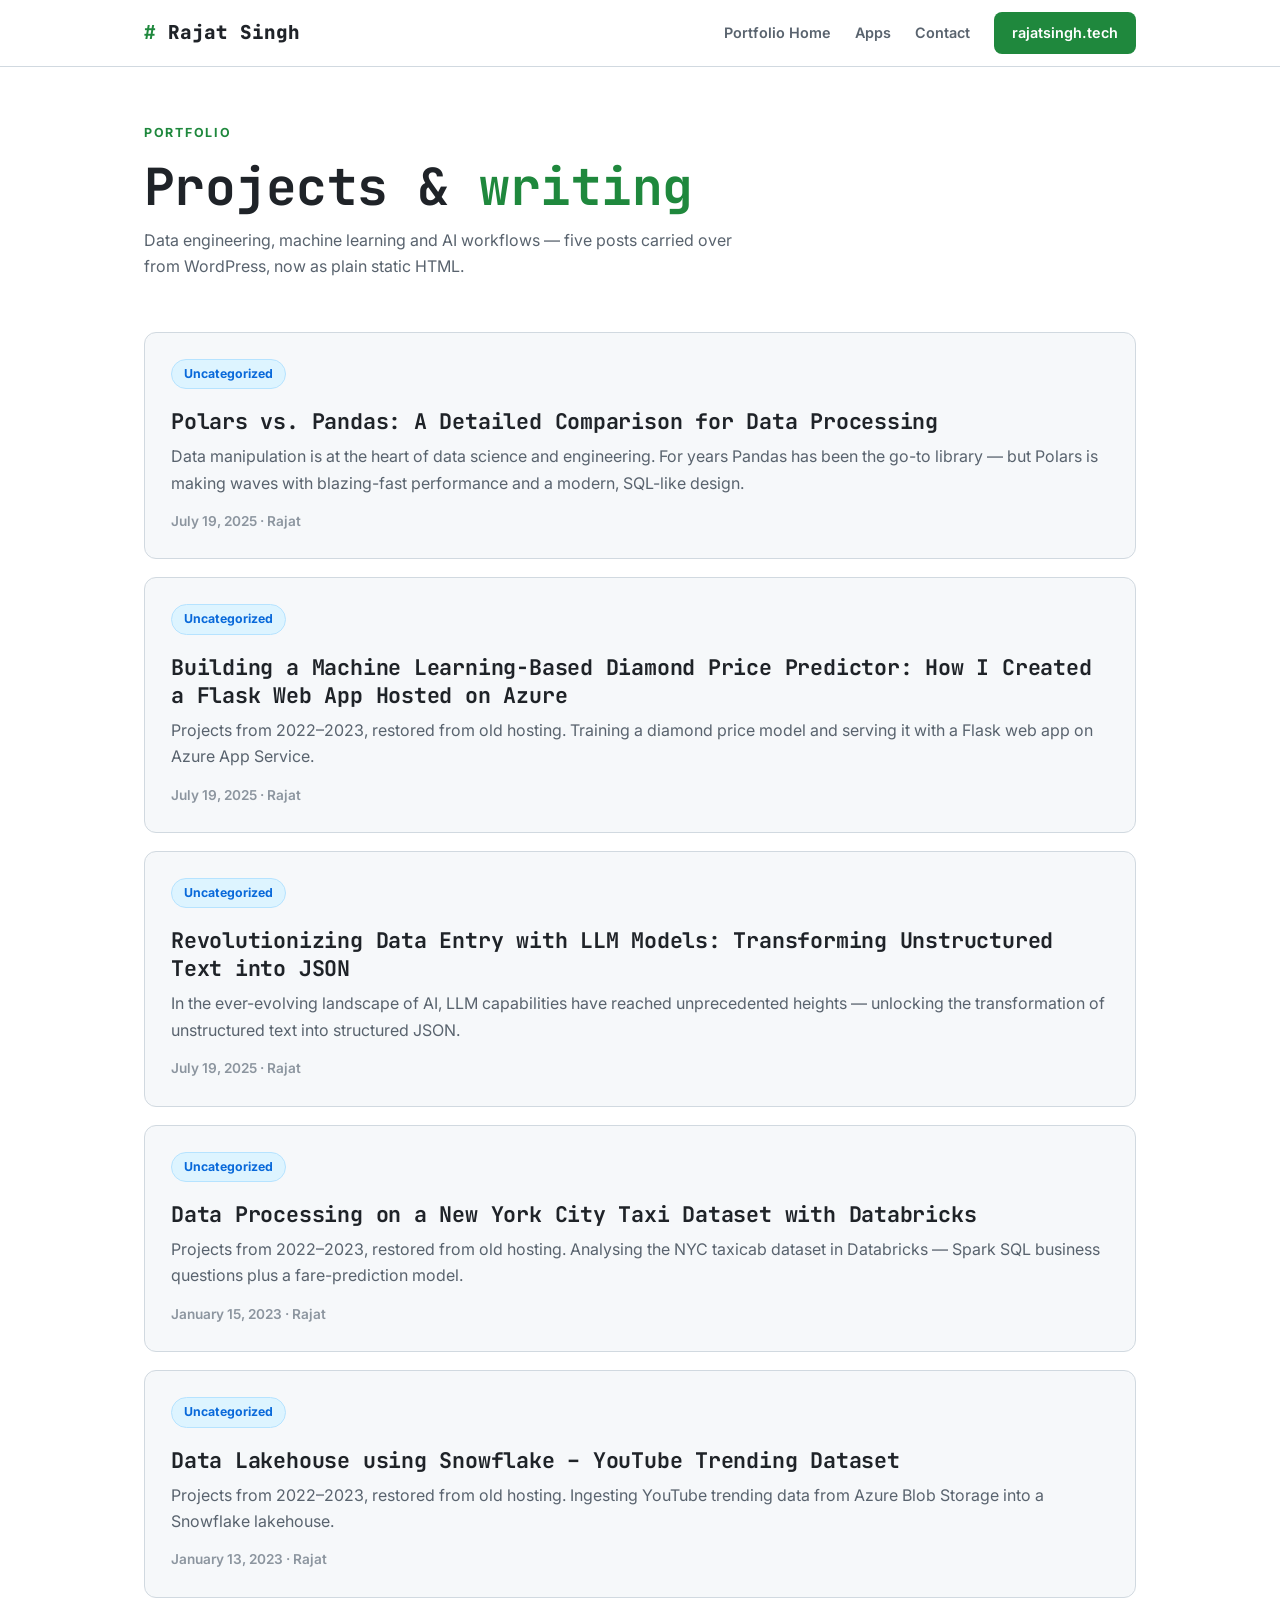
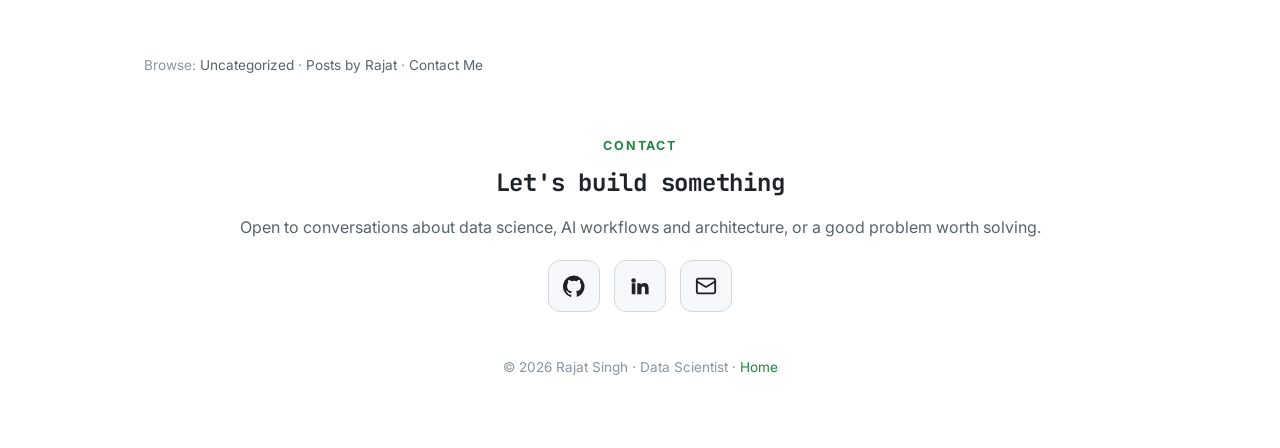
<file: portfolio/index.html>
<!DOCTYPE html>
<html lang="en">
<head>
<meta charset="utf-8">
<meta name="viewport" content="width=device-width, initial-scale=1">
<title>Portfolio – Rajat Singh</title>
<meta name="description" content="Portfolio of Rajat Singh, Data Scientist — data engineering, machine learning and AI workflow projects.">
<link rel="canonical" href="https://rajatsingh.tech/portfolio/">
<meta property="og:title" content="Portfolio – Rajat Singh">
<meta property="og:description" content="Data engineering, machine learning and AI workflow projects by Rajat Singh.">
<meta property="og:type" content="website">
<meta property="og:url" content="https://rajatsingh.tech/portfolio/">
<link rel="preconnect" href="https://fonts.googleapis.com">
<link rel="preconnect" href="https://fonts.gstatic.com" crossorigin>
<link href="https://fonts.googleapis.com/css2?family=JetBrains+Mono:wght@400;500;700&family=Inter:wght@400;500;600&display=swap" rel="stylesheet">
<link rel="stylesheet" href="/portfolio/assets/portfolio.css">
</head>
<body>
<header class="nav"><div class="wrap">
<a href="/" class="brand">Rajat Singh</a>
<nav class="nav-links">
<a href="/portfolio/" class="hide-sm">Portfolio Home</a>
<a href="/portfolio/apps/" class="hide-sm">Apps</a>
<a href="/portfolio/sample-page/" class="hide-sm">Contact</a>
<a href="https://rajatsingh.tech/" class="nav-cta">rajatsingh.tech</a>
</nav>
</div></header>
<section class="hero"><div class="wrap">
<div class="eyebrow">Portfolio</div>
<h1>Projects &amp; <span class="hl">writing</span></h1>
<p class="lede">Data engineering, machine learning and AI workflows — five posts carried over from WordPress, now as plain static HTML.</p>
</div></section>
<main class="wrap"><div class="posts">
<article class="post-card reveal">
<span class="tag">Uncategorized</span>
<h2><a href="/portfolio/2025/07/19/polars-vs-pandas-a-detailed-comparison-for-data-processing/">Polars vs. Pandas: A Detailed Comparison for Data Processing</a></h2>
<p>Data manipulation is at the heart of data science and engineering. For years Pandas has been the go-to library — but Polars is making waves with blazing-fast performance and a modern, SQL-like design.</p>
<div class="meta">July 19, 2025 · Rajat</div>
</article>
<article class="post-card reveal">
<span class="tag">Uncategorized</span>
<h2><a href="/portfolio/2025/07/19/building-a-machine-learning-based-diamond-price-predictor-how-i-created-a-flask-web-app-hosted-on-azure/">Building a Machine Learning-Based Diamond Price Predictor: How I Created a Flask Web App Hosted on Azure</a></h2>
<p>Projects from 2022–2023, restored from old hosting. Training a diamond price model and serving it with a Flask web app on Azure App Service.</p>
<div class="meta">July 19, 2025 · Rajat</div>
</article>
<article class="post-card reveal">
<span class="tag">Uncategorized</span>
<h2><a href="/portfolio/2025/07/19/revolutionizing-data-entry-with-llm-models-transforming-unstructured-text-into-json/">Revolutionizing Data Entry with LLM Models: Transforming Unstructured Text into JSON</a></h2>
<p>In the ever-evolving landscape of AI, LLM capabilities have reached unprecedented heights — unlocking the transformation of unstructured text into structured JSON.</p>
<div class="meta">July 19, 2025 · Rajat</div>
</article>
<article class="post-card reveal">
<span class="tag">Uncategorized</span>
<h2><a href="/portfolio/2023/01/15/data-processing-on-a-new-york-city-taxi-dataset-with-databricks/">Data Processing on a New York City Taxi Dataset with Databricks</a></h2>
<p>Projects from 2022–2023, restored from old hosting. Analysing the NYC taxicab dataset in Databricks — Spark SQL business questions plus a fare-prediction model.</p>
<div class="meta">January 15, 2023 · Rajat</div>
</article>
<article class="post-card reveal">
<span class="tag">Uncategorized</span>
<h2><a href="/portfolio/2023/01/13/data-lakehouse-using-snowflake-youtube-trending-dataset/">Data Lakehouse using Snowflake – YouTube Trending Dataset</a></h2>
<p>Projects from 2022–2023, restored from old hosting. Ingesting YouTube trending data from Azure Blob Storage into a Snowflake lakehouse.</p>
<div class="meta">January 13, 2023 · Rajat</div>
</article>
</div>
<p class="crumbs">Browse: <a href="/portfolio/category/uncategorized/">Uncategorized</a> · <a href="/portfolio/author/rajat/">Posts by Rajat</a> · <a href="/portfolio/sample-page/">Contact Me</a></p>
</main>
<footer class="contact"><div class="wrap">
<div class="eyebrow">Contact</div>
<h2>Let's build something</h2>
<p style="color:var(--muted)">Open to conversations about data science, AI workflows and architecture, or a good problem worth solving.</p>
<div class="socials">
<a href="https://github.com/rajatsinghtech" aria-label="GitHub" title="GitHub"><svg viewBox="0 0 24 24" fill="currentColor"><path d="M12 .5a12 12 0 0 0-3.8 23.4c.6.1.8-.3.8-.6v-2c-3.3.7-4-1.6-4-1.6-.6-1.4-1.4-1.8-1.4-1.8-1.1-.8.1-.8.1-.8 1.2.1 1.9 1.3 1.9 1.3 1.1 1.9 2.9 1.3 3.6 1 .1-.8.4-1.3.8-1.6-2.7-.3-5.5-1.3-5.5-5.9 0-1.3.5-2.4 1.3-3.2-.2-.3-.6-1.5.1-3.2 0 0 1-.3 3.3 1.2a11.5 11.5 0 0 1 6 0C17.3 5 18.3 5.3 18.3 5.3c.7 1.7.3 2.9.1 3.2.8.8 1.3 1.9 1.3 3.2 0 4.6-2.8 5.6-5.5 5.9.4.4.8 1.1.8 2.2v3.3c0 .3.2.7.8.6A12 12 0 0 0 12 .5z"/></svg></a>
<a href="https://www.linkedin.com/in/singhrajat02/" aria-label="LinkedIn" title="LinkedIn"><svg viewBox="0 0 24 24" fill="currentColor"><path d="M4.98 3.5a2.5 2.5 0 1 1 0 5 2.5 2.5 0 0 1 0-5zM3 9h4v12H3zM9 9h3.8v1.7h.05c.53-1 1.83-2.05 3.77-2.05 4.03 0 4.78 2.65 4.78 6.1V21H17.5v-5.4c0-1.3 0-3-1.8-3s-2.1 1.4-2.1 2.9V21H9z"/></svg></a>
<a href="mailto:rajatsingh@outlook.com.au" aria-label="Email" title="Email"><svg viewBox="0 0 24 24" fill="none" stroke="currentColor" stroke-width="2" stroke-linecap="round" stroke-linejoin="round"><rect x="2" y="4" width="20" height="16" rx="2"/><path d="m22 7-10 6L2 7"/></svg></a>
</div>
<div class="foot">© <span id="year"></span> Rajat Singh · Data Scientist · <a href="/">Home</a></div>
</div></footer>
<script>var io=new IntersectionObserver(function(es){es.forEach(function(e){if(e.isIntersecting){e.target.classList.add('in');io.unobserve(e.target)}})},{threshold:.12});document.querySelectorAll('.reveal').forEach(function(el){io.observe(el)});document.getElementById('year').textContent=new Date().getFullYear();</script>
</body>
</html>
</file>
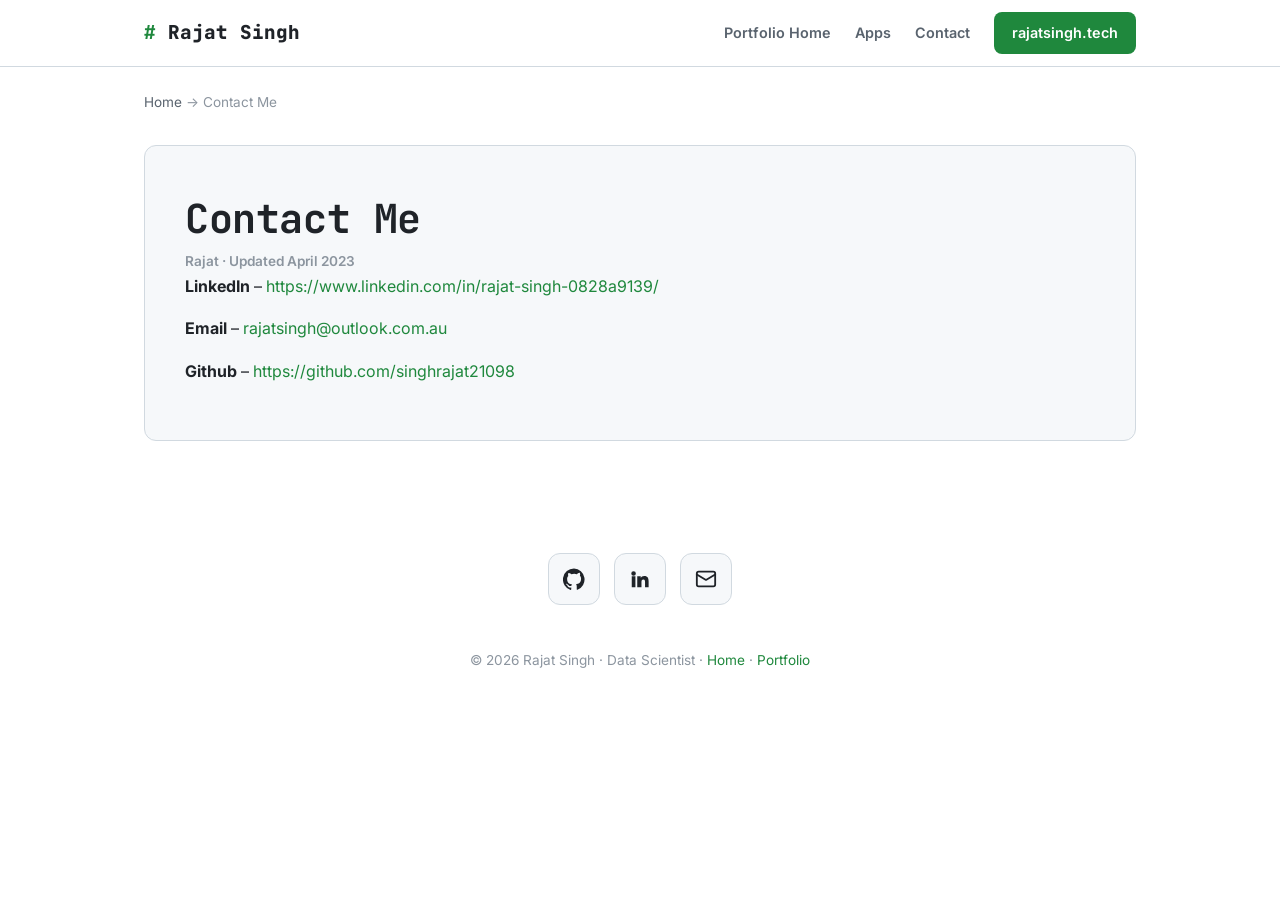
<file: portfolio/sample-page/index.html>
<!DOCTYPE html>
<html lang="en">
<head>
<meta charset="utf-8">
<meta name="viewport" content="width=device-width, initial-scale=1">
<title>Contact Me – Rajat Singh</title>
<meta name="description" content="Contact Rajat Singh — LinkedIn, email and GitHub.">
<link rel="canonical" href="https://rajatsingh.tech/portfolio/sample-page/">
<meta property="og:title" content="Contact Me – Rajat Singh">
<meta property="og:description" content="Contact Rajat Singh — LinkedIn, email and GitHub.">
<meta property="og:type" content="article">
<meta property="og:url" content="https://rajatsingh.tech/portfolio/sample-page/">
<link rel="preconnect" href="https://fonts.googleapis.com">
<link rel="preconnect" href="https://fonts.gstatic.com" crossorigin>
<link href="https://fonts.googleapis.com/css2?family=JetBrains+Mono:wght@400;500;700&family=Inter:wght@400;500;600&display=swap" rel="stylesheet">
<link rel="stylesheet" href="/portfolio/assets/portfolio.css">
</head>
<body>
<header class="nav"><div class="wrap">
<a href="/" class="brand">Rajat Singh</a>
<nav class="nav-links">
<a href="/portfolio/" class="hide-sm">Portfolio Home</a>
<a href="/portfolio/apps/" class="hide-sm">Apps</a>
<a href="/portfolio/sample-page/" class="hide-sm">Contact</a>
<a href="https://rajatsingh.tech/" class="nav-cta">rajatsingh.tech</a>
</nav>
</div></header>
<main class="wrap">
<p class="crumbs"><a href="/portfolio/">Home</a> → Contact Me</p>
<article class="article">
<h1>Contact Me</h1>
<div class="meta">Rajat · Updated April 2023</div>
<p><strong>LinkedIn</strong> – <a href="https://www.linkedin.com/in/rajat-singh-0828a9139/">https://www.linkedin.com/in/rajat-singh-0828a9139/</a></p>
<p><strong>Email</strong> – <a href="mailto:rajatsingh@outlook.com.au">rajatsingh@outlook.com.au</a></p>
<p><strong>Github</strong> – <a href="https://github.com/singhrajat21098">https://github.com/singhrajat21098</a></p>
</article>
</main>
<footer class="contact"><div class="wrap">
<div class="socials">
<a href="https://github.com/rajatsinghtech" aria-label="GitHub"><svg viewBox="0 0 24 24" fill="currentColor"><path d="M12 .5a12 12 0 0 0-3.8 23.4c.6.1.8-.3.8-.6v-2c-3.3.7-4-1.6-4-1.6-.6-1.4-1.4-1.8-1.4-1.8-1.1-.8.1-.8.1-.8 1.2.1 1.9 1.3 1.9 1.3 1.1 1.9 2.9 1.3 3.6 1 .1-.8.4-1.3.8-1.6-2.7-.3-5.5-1.3-5.5-5.9 0-1.3.5-2.4 1.3-3.2-.2-.3-.6-1.5.1-3.2 0 0 1-.3 3.3 1.2a11.5 11.5 0 0 1 6 0C17.3 5 18.3 5.3 18.3 5.3c.7 1.7.3 2.9.1 3.2.8.8 1.3 1.9 1.3 3.2 0 4.6-2.8 5.6-5.5 5.9.4.4.8 1.1.8 2.2v3.3c0 .3.2.7.8.6A12 12 0 0 0 12 .5z"/></svg></a>
<a href="https://www.linkedin.com/in/singhrajat02/" aria-label="LinkedIn"><svg viewBox="0 0 24 24" fill="currentColor"><path d="M4.98 3.5a2.5 2.5 0 1 1 0 5 2.5 2.5 0 0 1 0-5zM3 9h4v12H3zM9 9h3.8v1.7h.05c.53-1 1.83-2.05 3.77-2.05 4.03 0 4.78 2.65 4.78 6.1V21H17.5v-5.4c0-1.3 0-3-1.8-3s-2.1 1.4-2.1 2.9V21H9z"/></svg></a>
<a href="mailto:rajatsingh@outlook.com.au" aria-label="Email"><svg viewBox="0 0 24 24" fill="none" stroke="currentColor" stroke-width="2" stroke-linecap="round" stroke-linejoin="round"><rect x="2" y="4" width="20" height="16" rx="2"/><path d="m22 7-10 6L2 7"/></svg></a>
</div>
<div class="foot">© <span id="year"></span> Rajat Singh · Data Scientist · <a href="/">Home</a> · <a href="/portfolio/">Portfolio</a></div>
</div></footer>
<script>document.getElementById('year').textContent=new Date().getFullYear();</script>
</body>
</html>
</file>
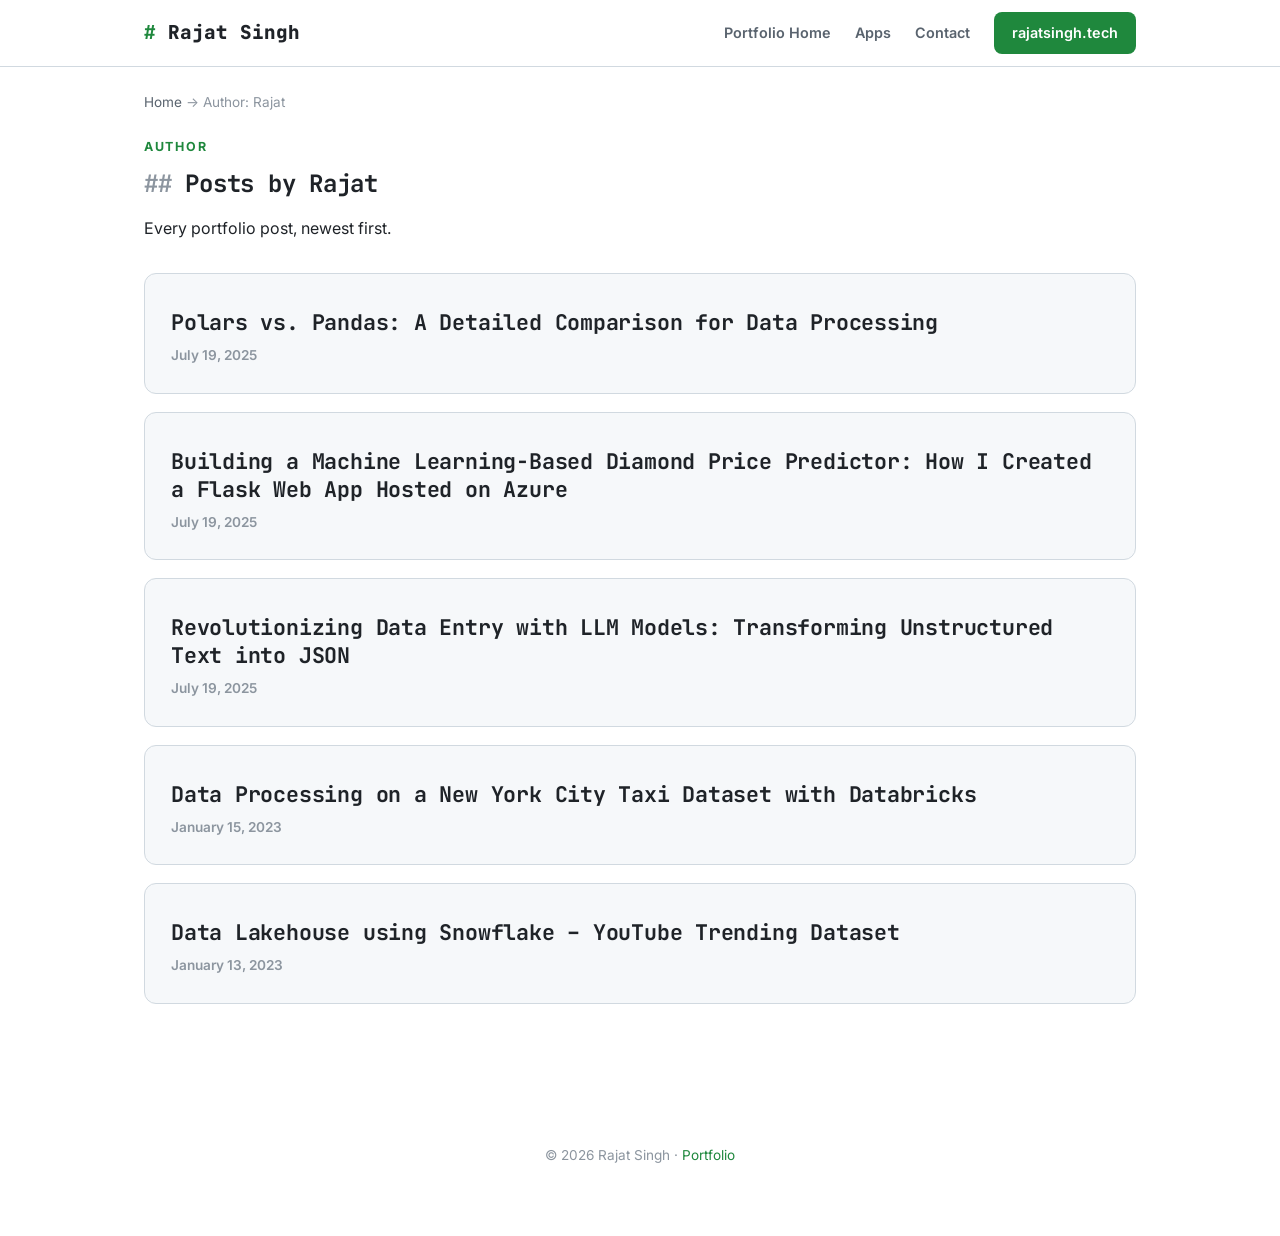
<file: portfolio/author/rajat/index.html>
<!DOCTYPE html>
<html lang="en">
<head>
<meta charset="utf-8">
<meta name="viewport" content="width=device-width, initial-scale=1">
<title>Posts by Rajat – Portfolio – Rajat Singh</title>
<meta name="description" content="All portfolio posts by Rajat.">
<link rel="canonical" href="https://rajatsingh.tech/portfolio/author/rajat/">
<meta property="og:title" content="Posts by Rajat – Portfolio – Rajat Singh">
<meta property="og:type" content="website">
<meta property="og:url" content="https://rajatsingh.tech/portfolio/author/rajat/">
<link rel="preconnect" href="https://fonts.googleapis.com">
<link rel="preconnect" href="https://fonts.gstatic.com" crossorigin>
<link href="https://fonts.googleapis.com/css2?family=JetBrains+Mono:wght@400;500;700&family=Inter:wght@400;500;600&display=swap" rel="stylesheet">
<link rel="stylesheet" href="/portfolio/assets/portfolio.css">
</head>
<body>
<header class="nav"><div class="wrap">
<a href="/" class="brand">Rajat Singh</a>
<nav class="nav-links">
<a href="/portfolio/" class="hide-sm">Portfolio Home</a>
<a href="/portfolio/apps/" class="hide-sm">Apps</a>
<a href="/portfolio/sample-page/" class="hide-sm">Contact</a>
<a href="https://rajatsingh.tech/" class="nav-cta">rajatsingh.tech</a>
</nav>
</div></header>
<main class="wrap">
<p class="crumbs"><a href="/portfolio/">Home</a> → Author: Rajat</p>
<div class="section-head" style="margin-top:24px"><div class="eyebrow">Author</div><h2>Posts by Rajat</h2><p>Every portfolio post, newest first.</p></div>
<div class="posts">
<article class="post-card"><h2><a href="/portfolio/2025/07/19/polars-vs-pandas-a-detailed-comparison-for-data-processing/">Polars vs. Pandas: A Detailed Comparison for Data Processing</a></h2><div class="meta">July 19, 2025</div></article>
<article class="post-card"><h2><a href="/portfolio/2025/07/19/building-a-machine-learning-based-diamond-price-predictor-how-i-created-a-flask-web-app-hosted-on-azure/">Building a Machine Learning-Based Diamond Price Predictor: How I Created a Flask Web App Hosted on Azure</a></h2><div class="meta">July 19, 2025</div></article>
<article class="post-card"><h2><a href="/portfolio/2025/07/19/revolutionizing-data-entry-with-llm-models-transforming-unstructured-text-into-json/">Revolutionizing Data Entry with LLM Models: Transforming Unstructured Text into JSON</a></h2><div class="meta">July 19, 2025</div></article>
<article class="post-card"><h2><a href="/portfolio/2023/01/15/data-processing-on-a-new-york-city-taxi-dataset-with-databricks/">Data Processing on a New York City Taxi Dataset with Databricks</a></h2><div class="meta">January 15, 2023</div></article>
<article class="post-card"><h2><a href="/portfolio/2023/01/13/data-lakehouse-using-snowflake-youtube-trending-dataset/">Data Lakehouse using Snowflake – YouTube Trending Dataset</a></h2><div class="meta">January 13, 2023</div></article>
</div>
</main>
<footer class="contact"><div class="wrap"><div class="foot">© <span id="year"></span> Rajat Singh · <a href="/portfolio/">Portfolio</a></div></div></footer>
<script>document.getElementById('year').textContent=new Date().getFullYear();</script>
</body>
</html>
</file>
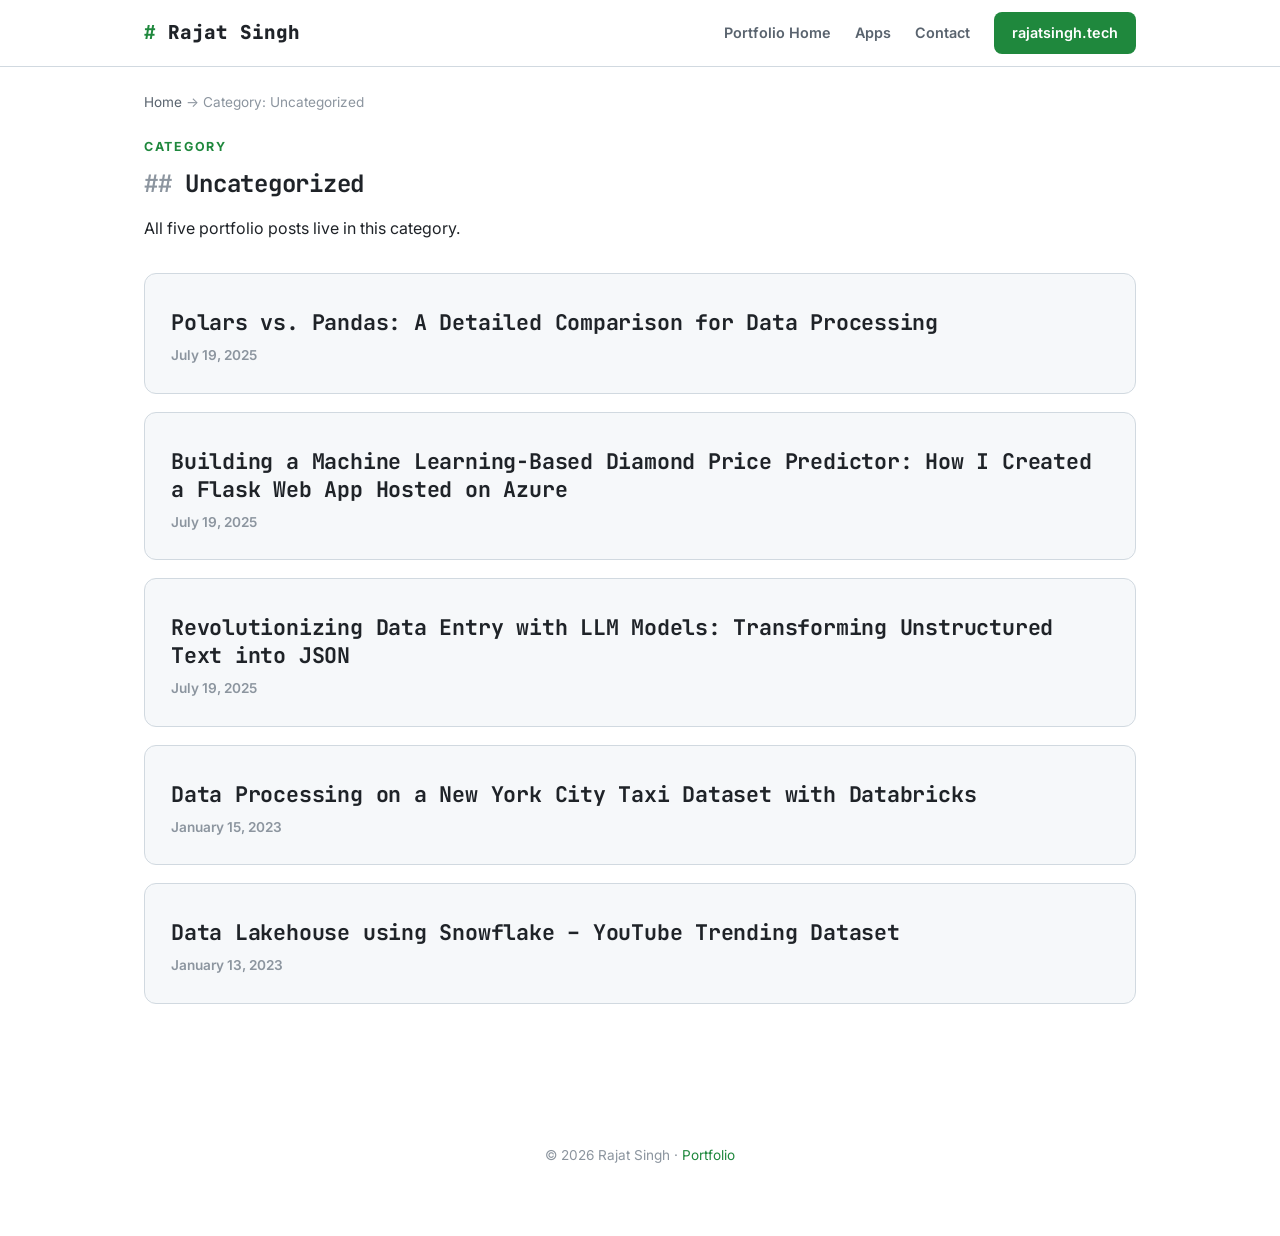
<file: portfolio/category/uncategorized/index.html>
<!DOCTYPE html>
<html lang="en">
<head>
<meta charset="utf-8">
<meta name="viewport" content="width=device-width, initial-scale=1">
<title>Uncategorized – Portfolio – Rajat Singh</title>
<meta name="description" content="All portfolio posts in Uncategorized.">
<link rel="canonical" href="https://rajatsingh.tech/portfolio/category/uncategorized/">
<meta property="og:title" content="Uncategorized – Portfolio – Rajat Singh">
<meta property="og:type" content="website">
<meta property="og:url" content="https://rajatsingh.tech/portfolio/category/uncategorized/">
<link rel="preconnect" href="https://fonts.googleapis.com">
<link rel="preconnect" href="https://fonts.gstatic.com" crossorigin>
<link href="https://fonts.googleapis.com/css2?family=JetBrains+Mono:wght@400;500;700&family=Inter:wght@400;500;600&display=swap" rel="stylesheet">
<link rel="stylesheet" href="/portfolio/assets/portfolio.css">
</head>
<body>
<header class="nav"><div class="wrap">
<a href="/" class="brand">Rajat Singh</a>
<nav class="nav-links">
<a href="/portfolio/" class="hide-sm">Portfolio Home</a>
<a href="/portfolio/apps/" class="hide-sm">Apps</a>
<a href="/portfolio/sample-page/" class="hide-sm">Contact</a>
<a href="https://rajatsingh.tech/" class="nav-cta">rajatsingh.tech</a>
</nav>
</div></header>
<main class="wrap">
<p class="crumbs"><a href="/portfolio/">Home</a> → Category: Uncategorized</p>
<div class="section-head" style="margin-top:24px"><div class="eyebrow">Category</div><h2>Uncategorized</h2><p>All five portfolio posts live in this category.</p></div>
<div class="posts">
<article class="post-card"><h2><a href="/portfolio/2025/07/19/polars-vs-pandas-a-detailed-comparison-for-data-processing/">Polars vs. Pandas: A Detailed Comparison for Data Processing</a></h2><div class="meta">July 19, 2025</div></article>
<article class="post-card"><h2><a href="/portfolio/2025/07/19/building-a-machine-learning-based-diamond-price-predictor-how-i-created-a-flask-web-app-hosted-on-azure/">Building a Machine Learning-Based Diamond Price Predictor: How I Created a Flask Web App Hosted on Azure</a></h2><div class="meta">July 19, 2025</div></article>
<article class="post-card"><h2><a href="/portfolio/2025/07/19/revolutionizing-data-entry-with-llm-models-transforming-unstructured-text-into-json/">Revolutionizing Data Entry with LLM Models: Transforming Unstructured Text into JSON</a></h2><div class="meta">July 19, 2025</div></article>
<article class="post-card"><h2><a href="/portfolio/2023/01/15/data-processing-on-a-new-york-city-taxi-dataset-with-databricks/">Data Processing on a New York City Taxi Dataset with Databricks</a></h2><div class="meta">January 15, 2023</div></article>
<article class="post-card"><h2><a href="/portfolio/2023/01/13/data-lakehouse-using-snowflake-youtube-trending-dataset/">Data Lakehouse using Snowflake – YouTube Trending Dataset</a></h2><div class="meta">January 13, 2023</div></article>
</div>
</main>
<footer class="contact"><div class="wrap"><div class="foot">© <span id="year"></span> Rajat Singh · <a href="/portfolio/">Portfolio</a></div></div></footer>
<script>document.getElementById('year').textContent=new Date().getFullYear();</script>
</body>
</html>
</file>
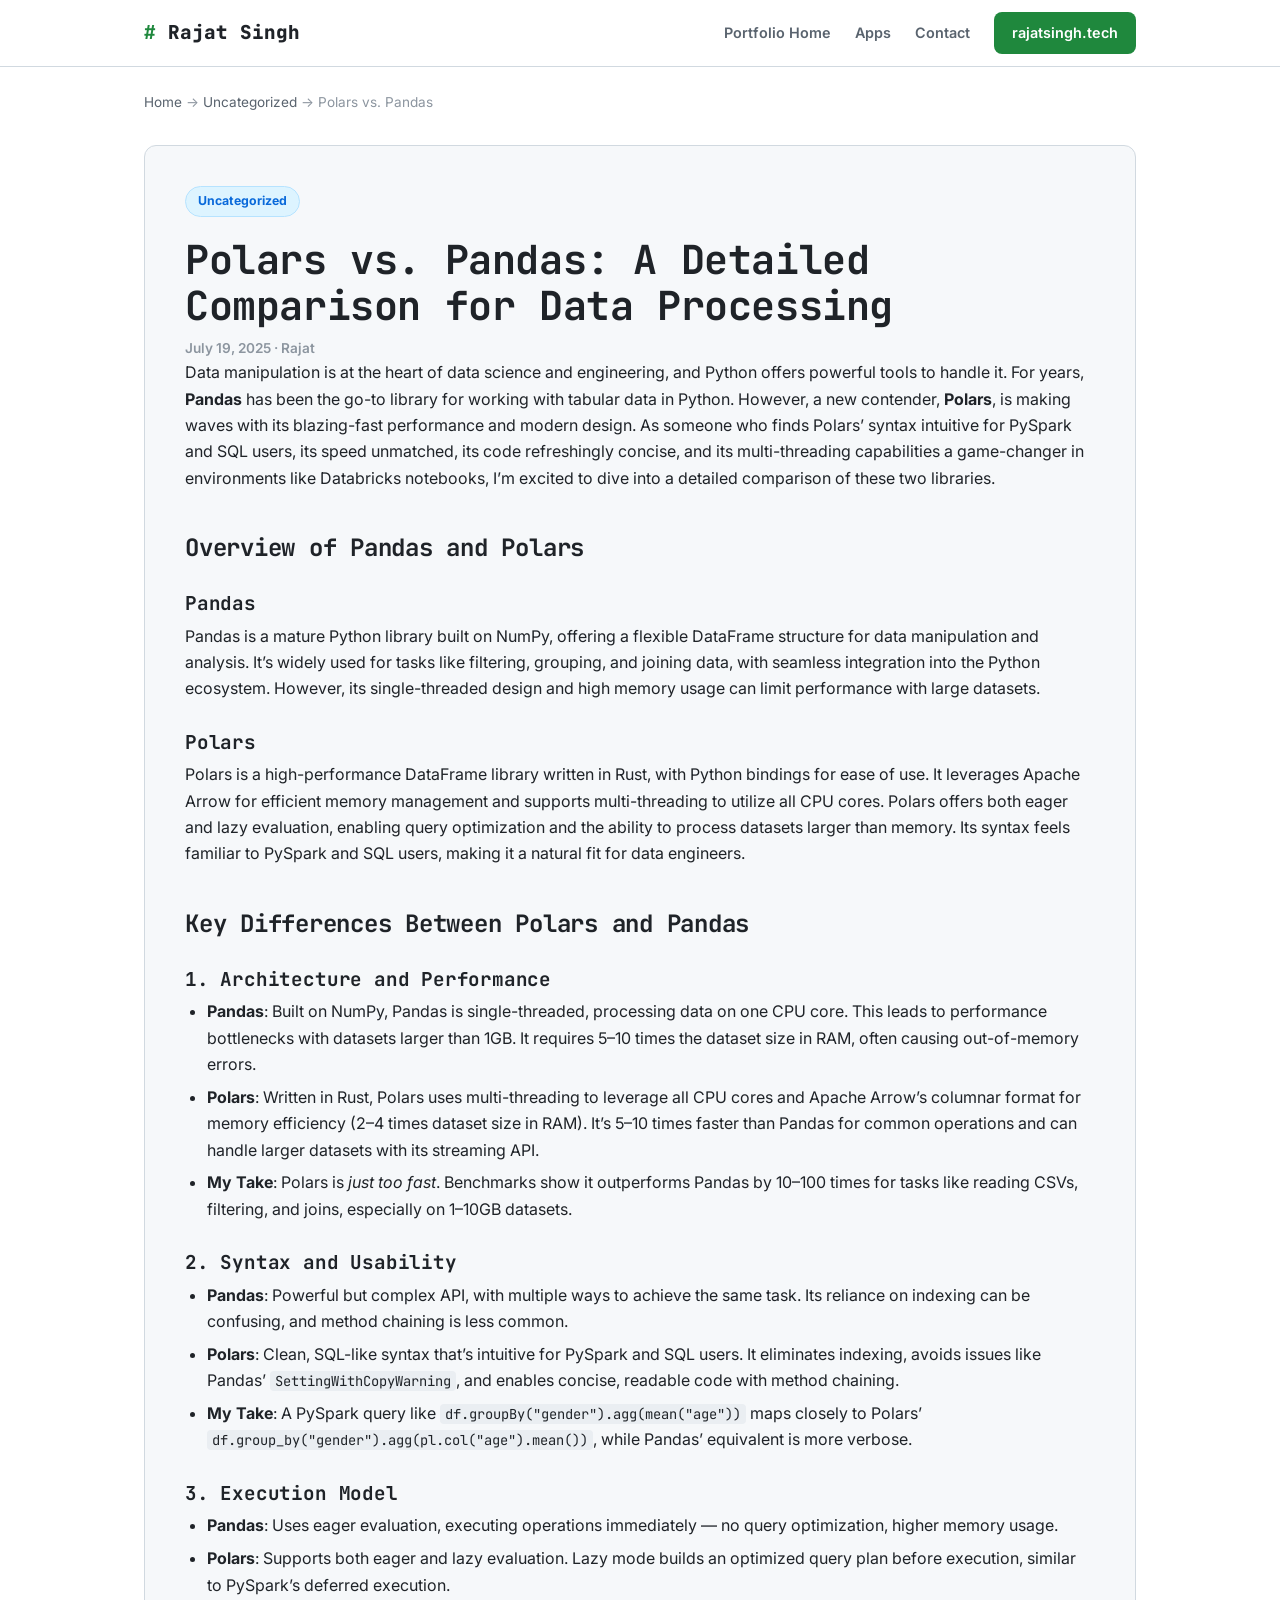
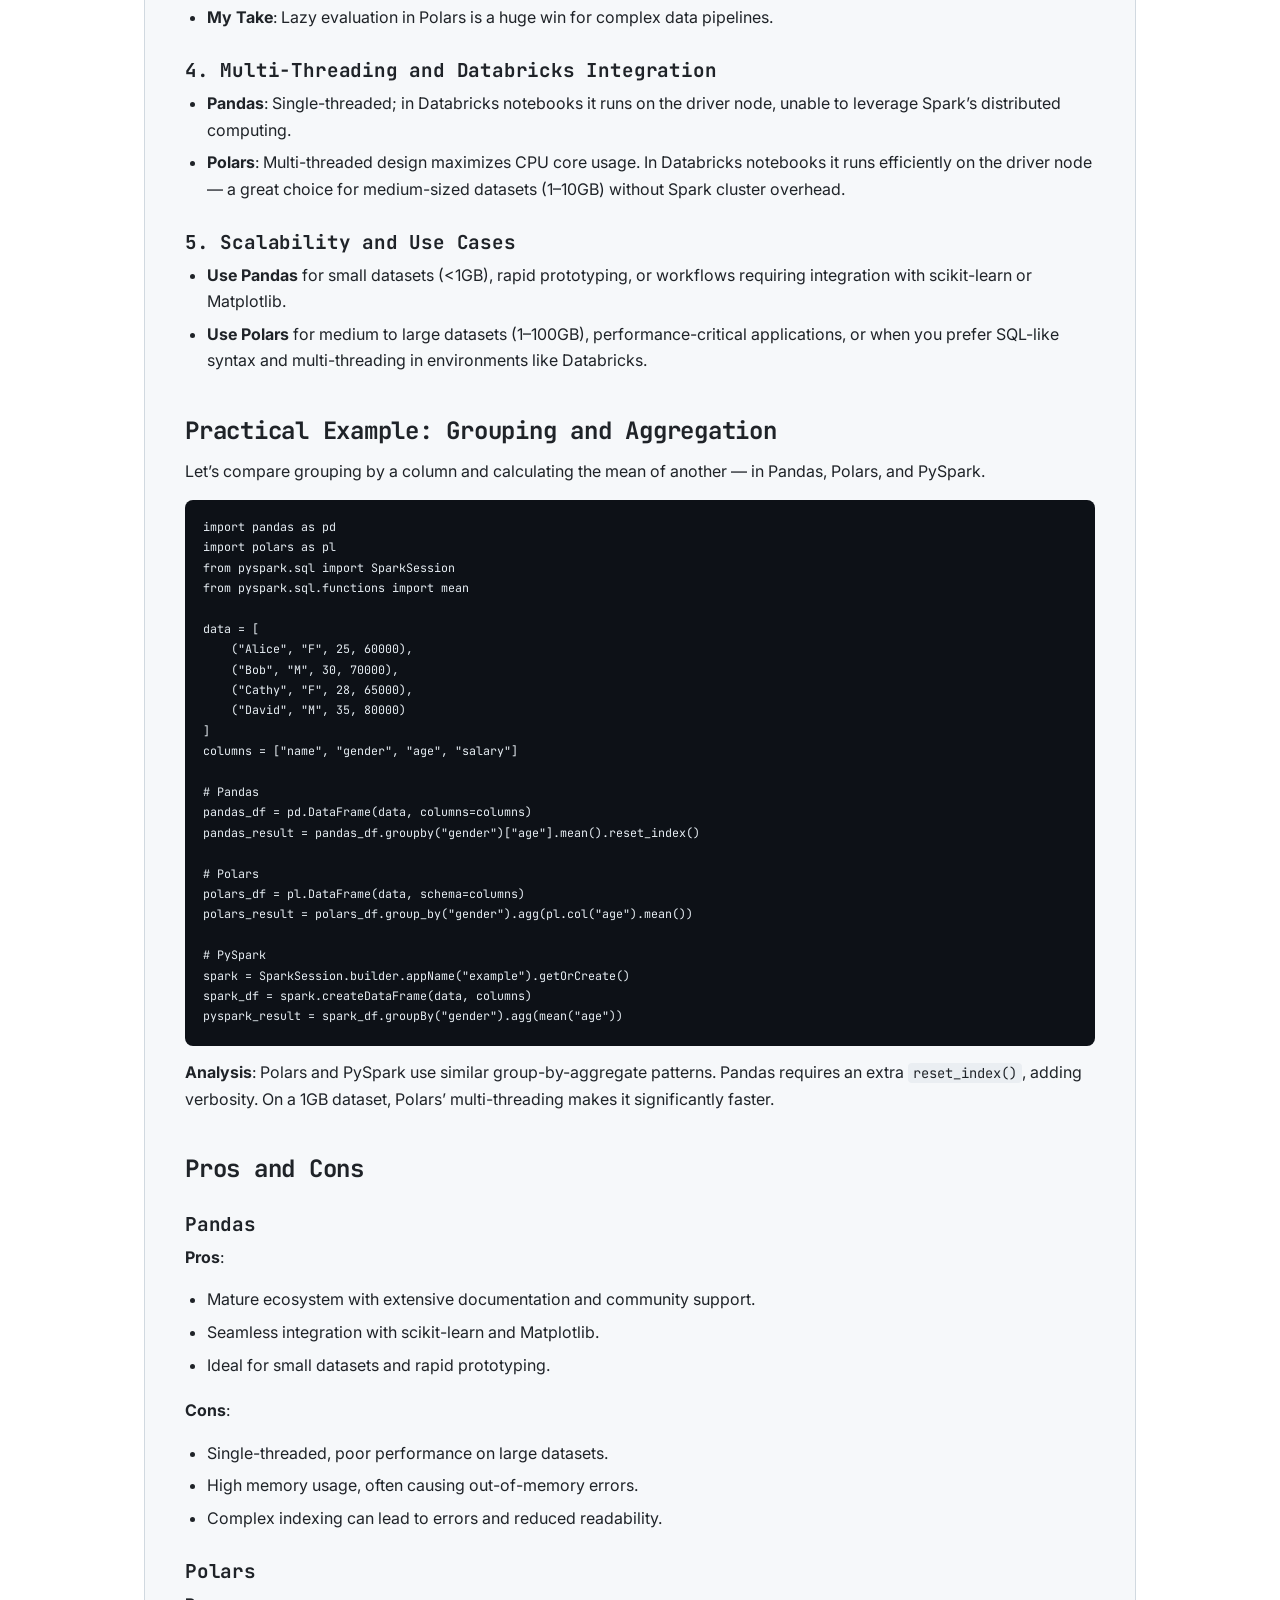
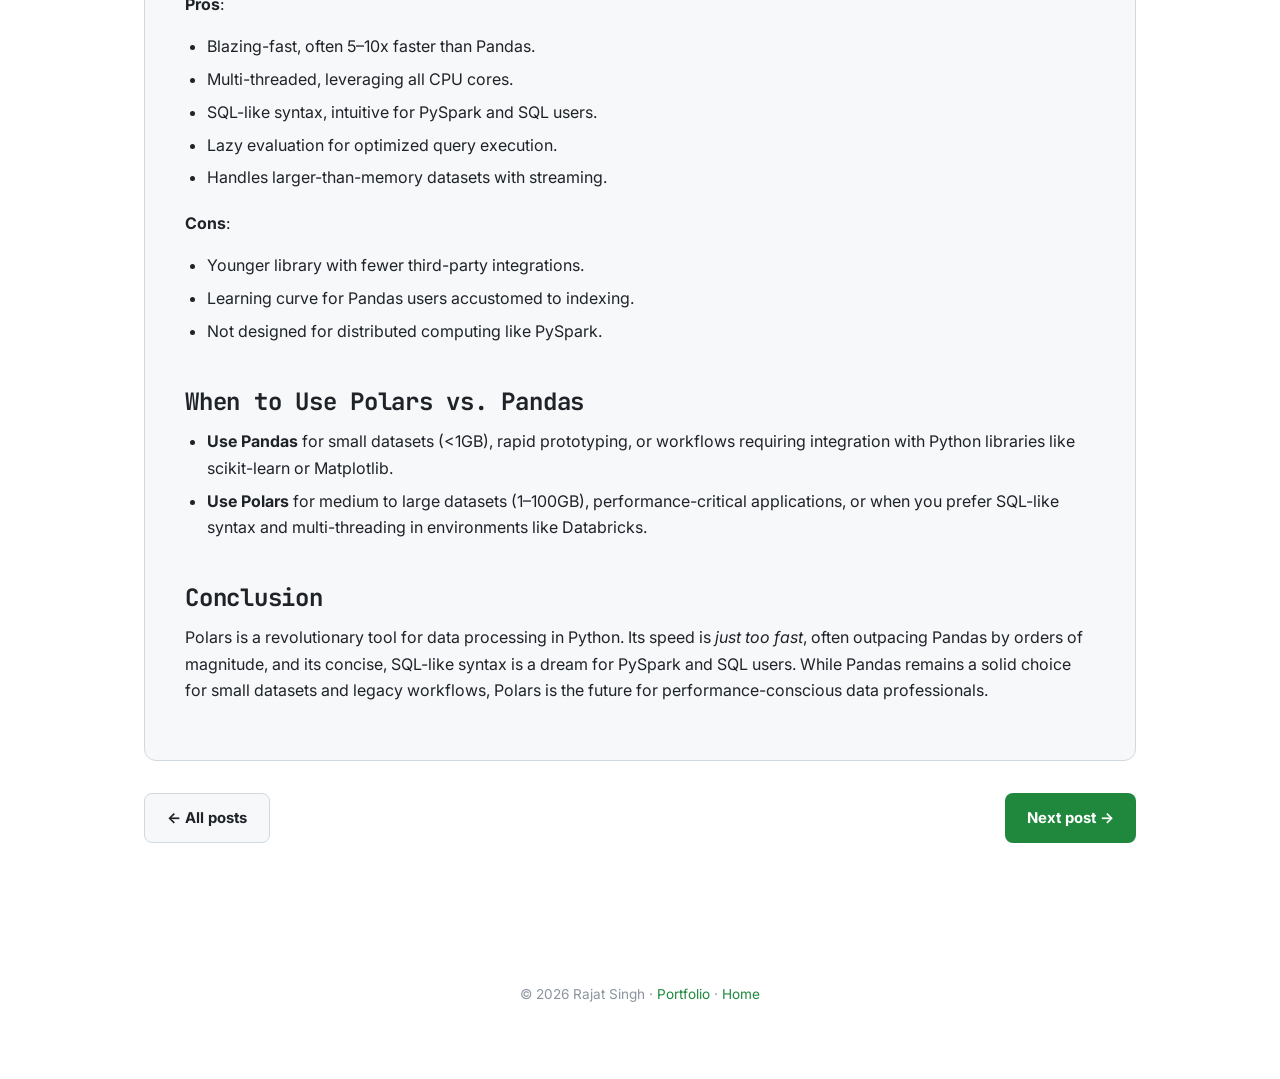
<file: portfolio/2025/07/19/polars-vs-pandas-a-detailed-comparison-for-data-processing/index.html>
<!DOCTYPE html>
<html lang="en">
<head>
<meta charset="utf-8">
<meta name="viewport" content="width=device-width, initial-scale=1">
<title>Polars vs. Pandas: A Detailed Comparison for Data Processing – Rajat Singh</title>
<meta name="description" content="Pandas has been the go-to library for tabular data in Python — but Polars is making waves with blazing-fast performance and modern design.">
<link rel="canonical" href="https://rajatsingh.tech/portfolio/2025/07/19/polars-vs-pandas-a-detailed-comparison-for-data-processing/">
<meta property="og:title" content="Polars vs. Pandas: A Detailed Comparison for Data Processing – Rajat Singh">
<meta property="og:description" content="Pandas has been the go-to library for tabular data in Python — but Polars is making waves with blazing-fast performance and modern design.">
<meta property="og:type" content="article">
<meta property="og:url" content="https://rajatsingh.tech/portfolio/2025/07/19/polars-vs-pandas-a-detailed-comparison-for-data-processing/">
<link rel="preconnect" href="https://fonts.googleapis.com">
<link rel="preconnect" href="https://fonts.gstatic.com" crossorigin>
<link href="https://fonts.googleapis.com/css2?family=JetBrains+Mono:wght@400;500;700&family=Inter:wght@400;500;600&display=swap" rel="stylesheet">
<link rel="stylesheet" href="/portfolio/assets/portfolio.css">
</head>
<body>
<header class="nav"><div class="wrap">
<a href="/" class="brand">Rajat Singh</a>
<nav class="nav-links">
<a href="/portfolio/" class="hide-sm">Portfolio Home</a>
<a href="/portfolio/apps/" class="hide-sm">Apps</a>
<a href="/portfolio/sample-page/" class="hide-sm">Contact</a>
<a href="https://rajatsingh.tech/" class="nav-cta">rajatsingh.tech</a>
</nav>
</div></header>
<main class="wrap">
<p class="crumbs"><a href="/portfolio/">Home</a> → <a href="/portfolio/category/uncategorized/">Uncategorized</a> → Polars vs. Pandas</p>
<article class="article">
<span class="tag">Uncategorized</span>
<h1>Polars vs. Pandas: A Detailed Comparison for Data Processing</h1>
<div class="meta">July 19, 2025 · Rajat</div>
<p>Data manipulation is at the heart of data science and engineering, and Python offers powerful tools to handle it. For years, <strong>Pandas</strong> has been the go-to library for working with tabular data in Python. However, a new contender, <strong>Polars</strong>, is making waves with its blazing-fast performance and modern design. As someone who finds Polars’ syntax intuitive for PySpark and SQL users, its speed unmatched, its code refreshingly concise, and its multi-threading capabilities a game-changer in environments like Databricks notebooks, I’m excited to dive into a detailed comparison of these two libraries.</p>
<h2>Overview of Pandas and Polars</h2>
<h3>Pandas</h3>
<p>Pandas is a mature Python library built on NumPy, offering a flexible DataFrame structure for data manipulation and analysis. It’s widely used for tasks like filtering, grouping, and joining data, with seamless integration into the Python ecosystem. However, its single-threaded design and high memory usage can limit performance with large datasets.</p>
<h3>Polars</h3>
<p>Polars is a high-performance DataFrame library written in Rust, with Python bindings for ease of use. It leverages Apache Arrow for efficient memory management and supports multi-threading to utilize all CPU cores. Polars offers both eager and lazy evaluation, enabling query optimization and the ability to process datasets larger than memory. Its syntax feels familiar to PySpark and SQL users, making it a natural fit for data engineers.</p>
<h2>Key Differences Between Polars and Pandas</h2>
<h3>1. Architecture and Performance</h3>
<ul>
<li><strong>Pandas</strong>: Built on NumPy, Pandas is single-threaded, processing data on one CPU core. This leads to performance bottlenecks with datasets larger than 1GB. It requires 5–10 times the dataset size in RAM, often causing out-of-memory errors.</li>
<li><strong>Polars</strong>: Written in Rust, Polars uses multi-threading to leverage all CPU cores and Apache Arrow’s columnar format for memory efficiency (2–4 times dataset size in RAM). It’s 5–10 times faster than Pandas for common operations and can handle larger datasets with its streaming API.</li>
<li><strong>My Take</strong>: Polars is <em>just too fast</em>. Benchmarks show it outperforms Pandas by 10–100 times for tasks like reading CSVs, filtering, and joins, especially on 1–10GB datasets.</li>
</ul>
<h3>2. Syntax and Usability</h3>
<ul>
<li><strong>Pandas</strong>: Powerful but complex API, with multiple ways to achieve the same task. Its reliance on indexing can be confusing, and method chaining is less common.</li>
<li><strong>Polars</strong>: Clean, SQL-like syntax that’s intuitive for PySpark and SQL users. It eliminates indexing, avoids issues like Pandas’ <code>SettingWithCopyWarning</code>, and enables concise, readable code with method chaining.</li>
<li><strong>My Take</strong>: A PySpark query like <code>df.groupBy("gender").agg(mean("age"))</code> maps closely to Polars’ <code>df.group_by("gender").agg(pl.col("age").mean())</code>, while Pandas’ equivalent is more verbose.</li>
</ul>
<h3>3. Execution Model</h3>
<ul>
<li><strong>Pandas</strong>: Uses eager evaluation, executing operations immediately — no query optimization, higher memory usage.</li>
<li><strong>Polars</strong>: Supports both eager and lazy evaluation. Lazy mode builds an optimized query plan before execution, similar to PySpark’s deferred execution.</li>
<li><strong>My Take</strong>: Lazy evaluation in Polars is a huge win for complex data pipelines.</li>
</ul>
<h3>4. Multi-Threading and Databricks Integration</h3>
<ul>
<li><strong>Pandas</strong>: Single-threaded; in Databricks notebooks it runs on the driver node, unable to leverage Spark’s distributed computing.</li>
<li><strong>Polars</strong>: Multi-threaded design maximizes CPU core usage. In Databricks notebooks it runs efficiently on the driver node — a great choice for medium-sized datasets (1–10GB) without Spark cluster overhead.</li>
</ul>
<h3>5. Scalability and Use Cases</h3>
<ul>
<li><strong>Use Pandas</strong> for small datasets (&lt;1GB), rapid prototyping, or workflows requiring integration with scikit-learn or Matplotlib.</li>
<li><strong>Use Polars</strong> for medium to large datasets (1–100GB), performance-critical applications, or when you prefer SQL-like syntax and multi-threading in environments like Databricks.</li>
</ul>
<h2>Practical Example: Grouping and Aggregation</h2>
<p>Let’s compare grouping by a column and calculating the mean of another — in Pandas, Polars, and PySpark.</p>
<pre><code>import pandas as pd
import polars as pl
from pyspark.sql import SparkSession
from pyspark.sql.functions import mean

data = [
    ("Alice", "F", 25, 60000),
    ("Bob", "M", 30, 70000),
    ("Cathy", "F", 28, 65000),
    ("David", "M", 35, 80000)
]
columns = ["name", "gender", "age", "salary"]

# Pandas
pandas_df = pd.DataFrame(data, columns=columns)
pandas_result = pandas_df.groupby("gender")["age"].mean().reset_index()

# Polars
polars_df = pl.DataFrame(data, schema=columns)
polars_result = polars_df.group_by("gender").agg(pl.col("age").mean())

# PySpark
spark = SparkSession.builder.appName("example").getOrCreate()
spark_df = spark.createDataFrame(data, columns)
pyspark_result = spark_df.groupBy("gender").agg(mean("age"))</code></pre>
<p><strong>Analysis</strong>: Polars and PySpark use similar group-by-aggregate patterns. Pandas requires an extra <code>reset_index()</code>, adding verbosity. On a 1GB dataset, Polars’ multi-threading makes it significantly faster.</p>
<h2>Pros and Cons</h2>
<h3>Pandas</h3>
<p><strong>Pros</strong>:</p>
<ul><li>Mature ecosystem with extensive documentation and community support.</li><li>Seamless integration with scikit-learn and Matplotlib.</li><li>Ideal for small datasets and rapid prototyping.</li></ul>
<p><strong>Cons</strong>:</p>
<ul><li>Single-threaded, poor performance on large datasets.</li><li>High memory usage, often causing out-of-memory errors.</li><li>Complex indexing can lead to errors and reduced readability.</li></ul>
<h3>Polars</h3>
<p><strong>Pros</strong>:</p>
<ul><li>Blazing-fast, often 5–10x faster than Pandas.</li><li>Multi-threaded, leveraging all CPU cores.</li><li>SQL-like syntax, intuitive for PySpark and SQL users.</li><li>Lazy evaluation for optimized query execution.</li><li>Handles larger-than-memory datasets with streaming.</li></ul>
<p><strong>Cons</strong>:</p>
<ul><li>Younger library with fewer third-party integrations.</li><li>Learning curve for Pandas users accustomed to indexing.</li><li>Not designed for distributed computing like PySpark.</li></ul>
<h2>When to Use Polars vs. Pandas</h2>
<ul>
<li><strong>Use Pandas</strong> for small datasets (&lt;1GB), rapid prototyping, or workflows requiring integration with Python libraries like scikit-learn or Matplotlib.</li>
<li><strong>Use Polars</strong> for medium to large datasets (1–100GB), performance-critical applications, or when you prefer SQL-like syntax and multi-threading in environments like Databricks.</li>
</ul>
<h2>Conclusion</h2>
<p>Polars is a revolutionary tool for data processing in Python. Its speed is <em>just too fast</em>, often outpacing Pandas by orders of magnitude, and its concise, SQL-like syntax is a dream for PySpark and SQL users. While Pandas remains a solid choice for small datasets and legacy workflows, Polars is the future for performance-conscious data professionals.</p>
</article>
<div class="post-nav">
<a class="btn" href="/portfolio/">← All posts</a>
<a class="btn btn-primary" href="/portfolio/2025/07/19/building-a-machine-learning-based-diamond-price-predictor-how-i-created-a-flask-web-app-hosted-on-azure/">Next post →</a>
</div>
</main>
<footer class="contact"><div class="wrap"><div class="foot">© <span id="year"></span> Rajat Singh · <a href="/portfolio/">Portfolio</a> · <a href="/">Home</a></div></div></footer>
<script>document.getElementById('year').textContent=new Date().getFullYear();</script>
</body>
</html>
</file>
<file: portfolio/assets/portfolio.css>
/* Portfolio static rebuild — theme (b): match the homepage (index-r/index.html).
   Tokens copied from the live homepage <style>:root block, 2026-10-10.
   One stylesheet for the whole /portfolio/ section. No framework. */
:root{
  --maxw:1040px;
  --bg:#ffffff;--card:#f6f8fa;--ink:#1f2328;--muted:#59636e;--faint:#8c959f;--line:#d1d9e0;
  --accent:#1f883d;--on-accent:#fff;--font:'Inter',system-ui,-apple-system,'Segoe UI',sans-serif;--fhead:'JetBrains Mono',ui-monospace,monospace;
  --hweight:700;--hls:-.01em;
  --nav-bg:rgba(255,255,255,.92);--nav-bd:1px solid var(--line);--radius:8px;--bd:1px solid var(--line);--btn-radius:8px;
  --pill-bg:#dafbe1;--pill-ink:#116329;--pill-bd:1px solid #a6e6b6;--pill-radius:999px;
  --tag-bg:#ddf4ff;--tag-ink:#0969da;--tag-bd:1px solid #b6e3ff;--tag-radius:999px;
  --section-pad:44px;
}
*{box-sizing:border-box}
html{scroll-behavior:smooth}
body{margin:0;background:var(--bg);color:var(--ink);font-family:var(--font);line-height:1.65;-webkit-font-smoothing:antialiased}
img{max-width:100%;height:auto;display:block}
a{color:var(--accent);text-decoration:none}
a:hover{text-decoration:underline}
.wrap{width:100%;max-width:var(--maxw);margin:0 auto;padding:0 24px}
h1,h2,h3{margin:0;font-family:var(--fhead);font-weight:var(--hweight);line-height:1.2;letter-spacing:var(--hls)}
.nav{position:sticky;top:0;z-index:50;background:var(--nav-bg);backdrop-filter:blur(10px);border-bottom:var(--nav-bd)}
.nav .wrap{display:flex;align-items:center;justify-content:space-between;height:66px}
.brand{font-family:var(--fhead);font-weight:800;font-size:1.2rem;color:var(--ink)}
.brand::before{content:"# ";color:var(--accent)}
.nav-links{display:flex;align-items:center;gap:24px}
.nav-links a{color:var(--muted);font-size:.9rem;font-weight:600}
.nav-links a:hover{color:var(--accent)}
.nav-cta{background:var(--accent);color:var(--on-accent)!important;padding:9px 18px;border-radius:var(--btn-radius);font-weight:700;font-size:.86rem}
@media(max-width:720px){.nav-links a.hide-sm{display:none}}
.hero{padding:56px 0 20px}
.hero h1{font-size:clamp(2rem,5vw,3.2rem);margin-bottom:10px}
.hero h1 .hl{color:var(--accent)}
.lede{color:var(--muted);max-width:62ch;margin:0}
.section-head h2::before{content:"## ";color:var(--faint);font-family:var(--fhead)}
.eyebrow{font-size:.78rem;font-weight:700;letter-spacing:.14em;text-transform:uppercase;color:var(--accent);margin-bottom:12px}
/* post list cards (replaces BlogHash horizontal cards) */
.posts{display:grid;gap:18px;margin:32px 0 56px}
.post-card{background:var(--card);border:var(--bd);border-radius:12px;padding:26px}
.post-card h2{font-size:1.35rem;line-height:1.3;margin:8px 0}
.post-card h2 a{color:var(--ink)}
.post-card h2 a:hover{color:var(--accent)}
.post-card p{color:var(--muted);margin:0 0 14px}
.meta{color:var(--faint);font-size:.85rem;font-weight:600}
.tag{display:inline-flex;align-items:center;background:var(--tag-bg);color:var(--tag-ink);border:var(--tag-bd);font-size:.77rem;font-weight:700;padding:4px 12px;border-radius:var(--tag-radius);margin-bottom:10px}
/* article */
.article{background:var(--card);border:var(--bd);border-radius:12px;padding:clamp(20px,4vw,40px);margin:32px 0}
.article h1{font-size:clamp(1.7rem,4vw,2.5rem);line-height:1.15;margin:10px 0 8px}
.article h2{font-size:1.5rem;margin:1.8em 0 .5em}
.article h3{font-size:1.2rem;margin:1.5em 0 .4em}
.article p,.article li{color:var(--ink)}
.article p{margin:0 0 1em}
.article ul,.article ol{padding-left:1.4em;margin:0 0 1.2em}
.article li{margin-bottom:.4em}
.article pre{background:#0d1117;color:#e6edf3;border-radius:8px;padding:18px;overflow:auto;font-size:.85rem;line-height:1.5}
.article code{font-family:var(--fhead);font-size:.86em}
.article p code,.article li code{background:#eaeef2;border-radius:4px;padding:1px 5px}
.article table{border-collapse:collapse;width:100%;margin:1.2em 0;font-size:.9rem;display:block;overflow-x:auto}
.article th,.article td{border:1px solid var(--line);padding:8px 10px;text-align:left;vertical-align:top}
.article figure{margin:1.6em 0;background:#fff;border:var(--bd);border-radius:8px;padding:14px}
.article figcaption{color:var(--muted);font-size:.85rem;text-align:center;margin-top:10px}
.article blockquote{border-left:4px solid var(--accent);margin:1.4em 0;padding:.6em 1.2em;background:#fff;border-radius:0 8px 8px 0;color:var(--muted)}
.crumbs{color:var(--faint);font-size:.85rem;margin:24px 0 0}
.crumbs a{color:var(--muted)}
.post-nav{display:flex;justify-content:space-between;gap:14px;margin:0 0 56px;flex-wrap:wrap}
.btn{display:inline-flex;align-items:center;gap:9px;padding:12px 22px;border-radius:var(--btn-radius);font-weight:700;font-size:.93rem;background:var(--card);color:var(--ink)!important;border:1px solid var(--line)}
.btn-primary{background:var(--accent);color:var(--on-accent)!important;border:none}
.contact{padding:60px 0 30px;text-align:center}
.socials{display:flex;justify-content:center;gap:14px;margin:20px 0}
.socials a{width:52px;height:52px;border-radius:12px;background:var(--card);border:1px solid var(--line);display:grid;place-items:center;color:var(--ink)}
.socials a:hover{color:var(--accent);transform:translateY(-3px)}
.socials svg{width:22px;height:22px}
.foot{text-align:center;color:var(--faint);font-size:.85rem;padding:24px 0 40px}
.reveal{opacity:0;transform:translateY(14px);transition:opacity .5s,transform .5s}
.reveal.in{opacity:1;transform:none}
@media(prefers-reduced-motion:reduce){.reveal{opacity:1;transform:none;transition:none}html{scroll-behavior:auto}}
</file>
